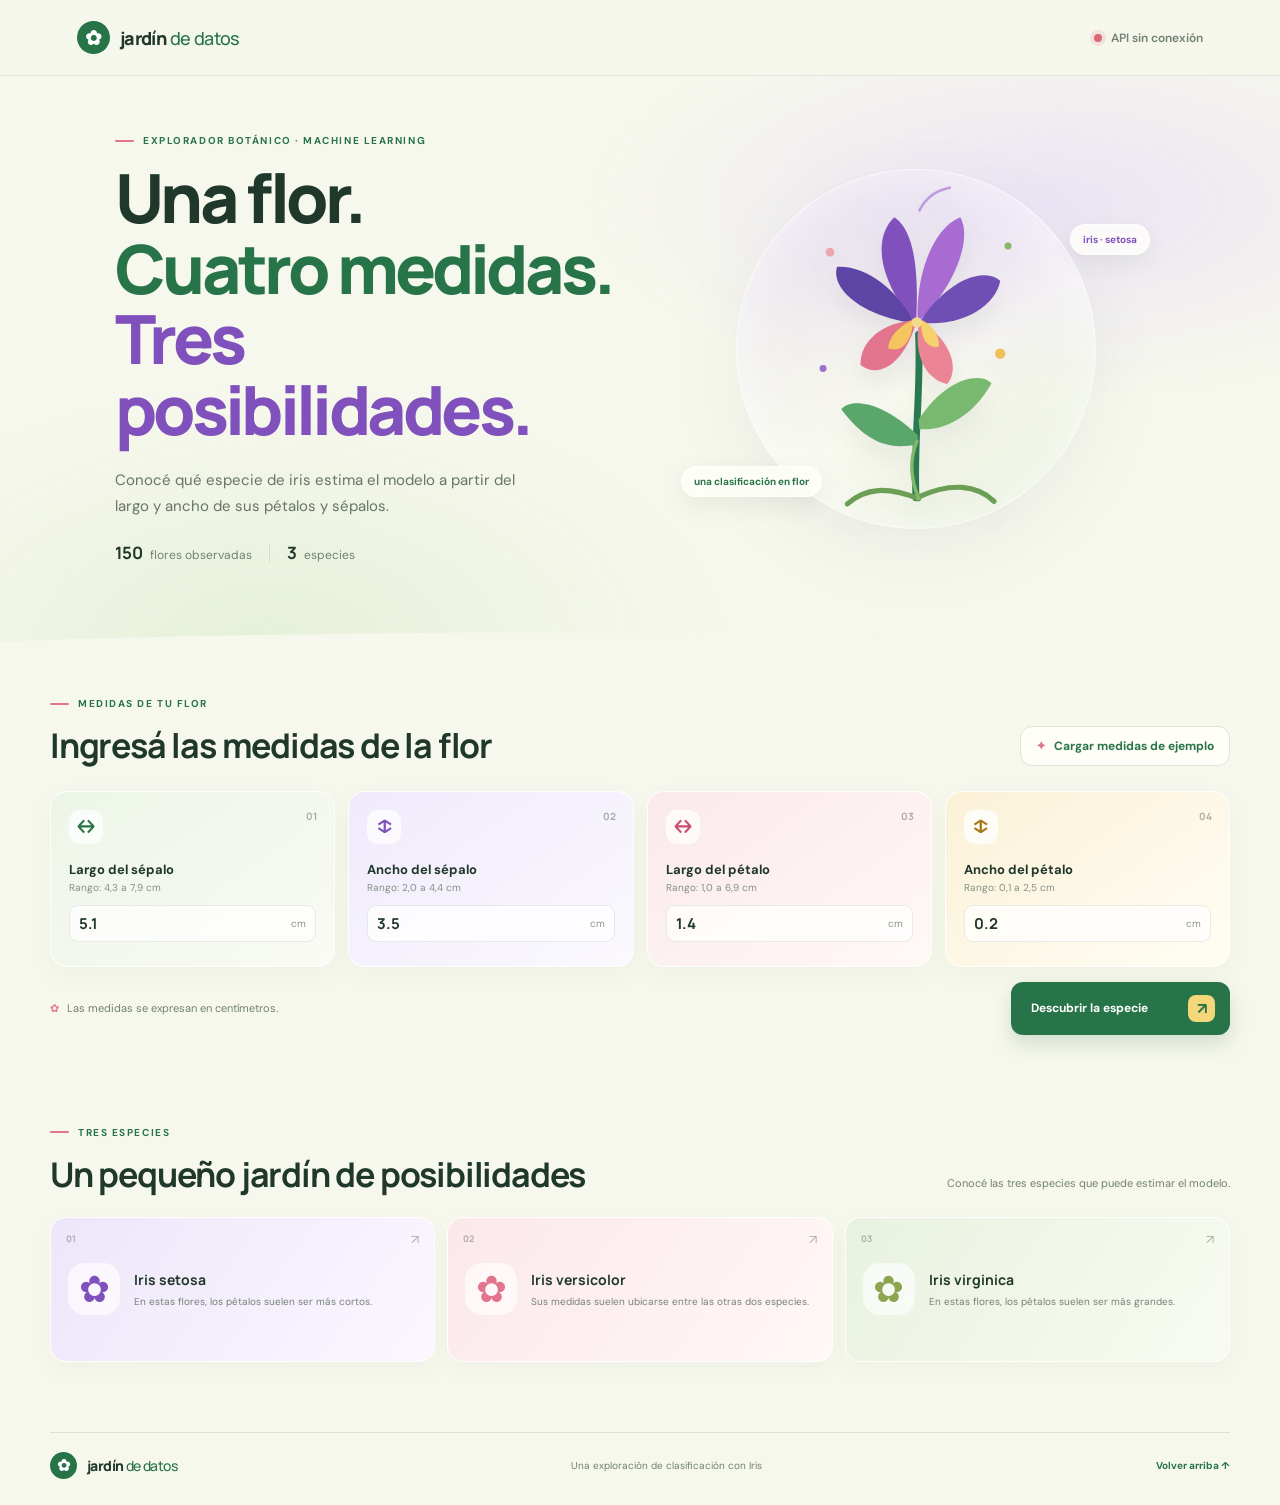
<file: Clase 13/TP_Final/app/frontend/index.html>
<!doctype html>
<html lang="es">
<head>
  <meta charset="utf-8">
  <meta name="viewport" content="width=device-width, initial-scale=1">
  <meta name="theme-color" content="#f7f8ed">
  <meta name="description" content="Explorá las medidas de una flor y conocé qué especie de Iris estima el modelo.">
  <title>Jardín de Datos | Iris</title>
  <link rel="preconnect" href="https://fonts.googleapis.com">
  <link rel="preconnect" href="https://fonts.gstatic.com" crossorigin>
  <link href="https://fonts.googleapis.com/css2?family=DM+Sans:wght@400;500;600;700&family=Manrope:wght@500;600;700;800&display=swap" rel="stylesheet">
  <link rel="stylesheet" href="styles.css">
</head>
<body>
  <header class="topbar">
    <a class="brand" href="#inicio" aria-label="Jardín de Datos, inicio">
      <span class="brand-mark" aria-hidden="true">✿</span>
      <span>jardín<span class="brand-light"> de datos</span></span>
    </a>
    <div class="api-status" id="api-status" role="status">
      <span class="status-dot"></span><span class="status-text">Conectando con la API…</span>
    </div>
  </header>

  <main id="inicio">
    <section class="hero" aria-labelledby="page-title">
      <div class="hero-copy">
        <p class="eyebrow"><span class="eyebrow-line"></span> EXPLORADOR BOTÁNICO · MACHINE LEARNING</p>
        <h1 id="page-title">Una flor.<br><span>Cuatro medidas.</span><br><em>Tres posibilidades.</em></h1>
        <p class="hero-intro">Conocé qué especie de iris estima el modelo a partir del largo y ancho de sus pétalos y sépalos.</p>
        <div class="hero-facts" aria-label="Datos del proyecto">
          <span><b>150</b> flores observadas</span><span class="fact-divider"></span><span><b>3</b> especies</span>
        </div>
      </div>
      <div class="hero-art" aria-hidden="true">
        <div class="art-halo"></div>
        <svg class="iris-illustration" viewBox="0 0 380 390" fill="none" xmlns="http://www.w3.org/2000/svg">
          <path d="M190 366C187 301 196 243 193 178" stroke="#2A7A51" stroke-width="8" stroke-linecap="round"/>
          <path d="M192 294C146 250 112 253 104 264C132 302 160 312 192 304" fill="#5BA66A"/>
          <path d="M193 276C225 227 264 221 277 234C255 273 222 289 194 287" fill="#78B96F"/>
          <path d="M193 367C157 353 132 354 111 373" stroke="#6A9F55" stroke-width="6" stroke-linecap="round"/>
          <path d="M193 365C230 348 260 351 280 370" stroke="#6A9F55" stroke-width="6" stroke-linecap="round"/>
          <path d="M193 367C183 342 183 320 191 301" stroke="#84B66B" stroke-width="4" stroke-linecap="round"/>
          <path d="M190 165C153 125 136 71 165 43C186 57 194 98 190 165Z" fill="#8051BC"/>
          <path d="M192 164C189 111 209 56 241 43C256 69 232 127 192 164Z" fill="#A76BD2"/>
          <path d="M188 165C137 159 91 130 99 100C132 98 169 126 188 165Z" fill="#5C45A4"/>
          <path d="M194 164C220 122 264 97 287 116C281 149 236 170 194 164Z" fill="#704FB4"/>
          <path d="M191 161C179 207 150 231 126 213C126 184 152 164 191 161Z" fill="#E2748D"/>
          <path d="M194 163C224 178 243 214 226 235C197 229 187 194 194 163Z" fill="#EB8495"/>
          <path d="M187 161C172 167 158 181 158 194C174 199 185 187 187 161Z" fill="#F4C45E"/>
          <path d="M196 161C209 167 218 180 216 192C202 194 195 182 196 161Z" fill="#F6D16D"/>
          <circle cx="191" cy="164" r="6" fill="#F7DB8C"/>
          <path d="M194 35C201 21 213 12 229 9" stroke="#BD9BE0" stroke-width="3" stroke-linecap="round"/>
          <circle cx="91" cy="83" r="5" fill="#ECA4AD"/><circle cx="296" cy="76" r="4" fill="#88B56D"/>
          <circle cx="287" cy="200" r="6" fill="#F0BF59"/><circle cx="83" cy="217" r="4" fill="#9D71CC"/>
        </svg>
        <span class="art-label label-top">iris · setosa</span>
        <span class="art-label label-bottom">una clasificación en flor</span>
      </div>
      <div class="hero-wave" aria-hidden="true"></div>
    </section>

    <section class="workspace" aria-label="Formulario y resultados">
      <div class="section-heading">
          <div><p class="eyebrow"><span class="eyebrow-line"></span> MEDIDAS DE TU FLOR</p><h2>Ingresá las medidas de la flor</h2></div>
          <button class="sample-button" id="sample-button" type="button"><span aria-hidden="true">✦</span> Cargar medidas de ejemplo</button>
      </div>

      <form id="prediction-form" class="measurement-grid" novalidate>
        <label class="measurement-card card-green" for="sepal-length">
          <span class="measure-index">01</span><span class="measure-icon" aria-hidden="true">↔</span>
          <span class="measure-name">Largo del sépalo</span><span class="measure-unit">Rango: 4,3 a 7,9 cm</span>
          <span class="input-wrap"><input id="sepal-length" name="sepal_length_cm" type="number" min="4.3" max="7.9" step="any" value="5.1" required><span>cm</span></span>
        </label>
        <label class="measurement-card card-lilac" for="sepal-width">
          <span class="measure-index">02</span><span class="measure-icon" aria-hidden="true">↕</span>
          <span class="measure-name">Ancho del sépalo</span><span class="measure-unit">Rango: 2,0 a 4,4 cm</span>
          <span class="input-wrap"><input id="sepal-width" name="sepal_width_cm" type="number" min="2" max="4.4" step="any" value="3.5" required><span>cm</span></span>
        </label>
        <label class="measurement-card card-coral" for="petal-length">
          <span class="measure-index">03</span><span class="measure-icon" aria-hidden="true">↔</span>
          <span class="measure-name">Largo del pétalo</span><span class="measure-unit">Rango: 1,0 a 6,9 cm</span>
          <span class="input-wrap"><input id="petal-length" name="petal_length_cm" type="number" min="1" max="6.9" step="any" value="1.4" required><span>cm</span></span>
        </label>
        <label class="measurement-card card-yellow" for="petal-width">
          <span class="measure-index">04</span><span class="measure-icon" aria-hidden="true">↕</span>
          <span class="measure-name">Ancho del pétalo</span><span class="measure-unit">Rango: 0,1 a 2,5 cm</span>
          <span class="input-wrap"><input id="petal-width" name="petal_width_cm" type="number" min="0.1" max="2.5" step="any" value="0.2" required><span>cm</span></span>
        </label>
        <div class="submit-row">
          <p class="form-note"><span aria-hidden="true">✿</span> Las medidas se expresan en centímetros.</p>
          <button class="predict-button" id="predict-button" type="submit"><span>Descubrir la especie</span><span class="button-arrow" aria-hidden="true">↗</span></button>
        </div>
      </form>
      <div id="form-message" class="form-message" role="alert" hidden></div>

      <section id="result-section" class="results" hidden aria-live="polite">
        <div class="results-header"><div><p class="eyebrow"><span class="eyebrow-line"></span> RESULTADO DEL MODELO</p><h2>La especie que más se parece</h2></div><span class="result-chip"><span class="status-dot"></span> Predicción lista</span></div>
        <div class="result-layout">
          <div class="species-panel">
            <div class="species-cards" id="species-cards"></div>
            <div class="chart-card probability-card">
              <div class="chart-heading"><div><p class="chart-kicker">CLASIFICACIÓN</p><h3>Probabilidades estimadas</h3></div><span class="chart-icon lilac-icon" aria-hidden="true">◒</span></div>
              <div id="probability-chart" class="probability-chart"></div>
              <p class="chart-caption">Estimaciones del modelo; no son certezas biológicas.</p>
            </div>
          </div>
          <div class="chart-card profile-card">
            <div class="chart-heading"><div><p class="chart-kicker">COMPARACIÓN DE MEDIDAS</p><h3>Así se distinguen las especies</h3></div><span class="chart-icon green-icon" aria-hidden="true">✳</span></div>
            <p class="chart-subtitle">Cada línea muestra las medidas promedio de una especie, en centímetros.</p>
            <div id="profile-chart" class="profile-chart" role="img" aria-label="Gráfico lineal de las medidas promedio para cada especie"></div>
            <div class="legend profile-legend" aria-label="Leyenda de especies">
              <span><i class="legend-line line-setosa"></i> Setosa</span><span><i class="legend-line line-versicolor"></i> Versicolor</span><span><i class="legend-line line-virginica"></i> Virginica</span>
            </div>
          </div>
        </div>
      </section>
    </section>

    <section class="species-section" aria-labelledby="species-heading">
      <div class="section-heading species-heading"><div><p class="eyebrow"><span class="eyebrow-line"></span> TRES ESPECIES</p><h2 id="species-heading">Un pequeño jardín de posibilidades</h2></div><p class="species-intro">Conocé las tres especies que puede estimar el modelo.</p></div>
      <div class="species-guide">
        <article class="guide-card guide-setosa"><span class="guide-number">01</span><div class="guide-flower flower-purple" aria-hidden="true">✿</div><div><h3>Iris setosa</h3><p>En estas flores, los pétalos suelen ser más cortos.</p></div><span class="guide-arrow" aria-hidden="true">↗</span></article>
        <article class="guide-card guide-versicolor"><span class="guide-number">02</span><div class="guide-flower flower-coral" aria-hidden="true">✿</div><div><h3>Iris versicolor</h3><p>Sus medidas suelen ubicarse entre las otras dos especies.</p></div><span class="guide-arrow" aria-hidden="true">↗</span></article>
        <article class="guide-card guide-virginica"><span class="guide-number">03</span><div class="guide-flower flower-yellow" aria-hidden="true">✿</div><div><h3>Iris virginica</h3><p>En estas flores, los pétalos suelen ser más grandes.</p></div><span class="guide-arrow" aria-hidden="true">↗</span></article>
      </div>
    </section>

  </main>

  <footer class="footer"><a class="brand footer-brand" href="#inicio"><span class="brand-mark" aria-hidden="true">✿</span><span>jardín<span class="brand-light"> de datos</span></span></a><span>Una exploración de clasificación con Iris</span><a href="#inicio" class="back-top">Volver arriba ↑</a></footer>
  <script src="config.js"></script>
  <script src="iris_data.js" defer></script>
  <script src="app.js" defer></script>
</body>
</html>
</file>
<file: Clase 13/TP_Final/app/frontend/styles.css>
:root {
  --paper: #f7f8ed;
  --paper-deep: #eef1e3;
  --ink: #20382b;
  --muted: #718074;
  --green: #287449;
  --green-bright: #63a95e;
  --purple: #8051bc;
  --purple-soft: #eee5f8;
  --coral: #e2748d;
  --yellow: #e9b94c;
  --line: rgba(33, 67, 47, .12);
  --card: rgba(255, 255, 252, .8);
  --shadow: 0 16px 45px rgba(54, 82, 46, .08);
}
* { box-sizing: border-box; }
html { scroll-behavior: smooth; }
body { margin: 0; color: var(--ink); background: var(--paper); font-family: "DM Sans", sans-serif; }
button, input { font: inherit; }
button { cursor: pointer; }
.topbar { height: 76px; display: flex; align-items: center; justify-content: space-between; padding: 0 clamp(22px, 6vw, 96px); border-bottom: 1px solid rgba(32,56,43,.08); background: rgba(247,248,237,.9); }
.brand { display: inline-flex; align-items: center; gap: 10px; color: var(--ink); text-decoration: none; font-family: Manrope, sans-serif; font-weight: 800; font-size: 18px; letter-spacing: -.6px; }
.brand-mark { display: grid; place-items: center; width: 33px; height: 33px; border-radius: 50%; color: white; background: var(--green); font-size: 20px; }
.brand-light { color: var(--green); font-weight: 500; }
.api-status, .result-chip { display: flex; align-items: center; gap: 9px; color: var(--muted); font-size: 12px; font-weight: 600; }
.status-dot { width: 8px; height: 8px; border-radius: 50%; display: inline-block; background: #e7b648; box-shadow: 0 0 0 4px rgba(231,182,72,.14); }
.api-status.is-online .status-dot, .result-chip .status-dot { background: #58a569; box-shadow: 0 0 0 4px rgba(88,165,105,.14); }
.api-status.is-offline .status-dot { background: #d96776; box-shadow: 0 0 0 4px rgba(217,103,118,.14); }
.hero { min-height: 530px; position: relative; overflow: hidden; display: grid; grid-template-columns: 1.05fr .95fr; align-items: center; padding: 58px clamp(24px, 9vw, 140px) 88px; background: radial-gradient(ellipse at 82% 22%, #ebe4f4 0, rgba(235,228,244,0) 31%), radial-gradient(ellipse at 21% 99%, #e6f0d9 0, rgba(230,240,217,0) 32%), var(--paper); }
.hero-copy { position: relative; z-index: 2; max-width: 590px; }
.eyebrow { margin: 0 0 15px; display: flex; align-items: center; gap: 9px; color: var(--green); font-size: 10px; font-weight: 700; letter-spacing: 1.55px; }
.eyebrow-line { width: 19px; height: 2px; border-radius: 5px; background: var(--coral); display: inline-block; }
h1,h2,h3,p { margin-top: 0; }
h1,h2,h3 { font-family: Manrope, sans-serif; }
h1 { margin: 0; font-size: clamp(39px, 5.3vw, 69px); line-height: 1.04; font-weight: 800; letter-spacing: -3.7px; }
h1 span { color: var(--green); }
h1 em { color: var(--purple); font-style: normal; }
.hero-intro { max-width: 430px; margin: 24px 0 22px; color: #657568; font-size: 15px; line-height: 1.7; }
.hero-facts { display: flex; align-items: center; gap: 17px; color: var(--muted); font-size: 12px; }
.hero-facts b { color: var(--ink); font-family: Manrope, sans-serif; font-size: 17px; margin-right: 4px; }
.fact-divider { height: 18px; width: 1px; background: var(--line); }
.hero-art { position: relative; display: grid; place-items: center; min-height: 390px; }
.art-halo { width: min(360px, 72vw); aspect-ratio: 1; position: absolute; border-radius: 50%; background: linear-gradient(145deg, rgba(202,179,229,.29), rgba(255,255,255,.12) 57%, rgba(195,220,179,.36)); border: 1px solid rgba(255,255,255,.75); box-shadow: inset 0 0 60px rgba(255,255,255,.7), 0 24px 70px rgba(95,85,128,.08); }
.iris-illustration { position: relative; z-index: 1; width: min(330px, 70vw); filter: drop-shadow(0 13px 12px rgba(74,73,85,.08)); animation: float 5.5s ease-in-out infinite; }
@keyframes float { 0%,100% { transform: translateY(0); } 50% { transform: translateY(-8px); } }
.art-label { position: absolute; z-index: 2; border: 1px solid rgba(255,255,255,.8); border-radius: 100px; padding: 8px 12px; color: var(--ink); background: rgba(255,255,250,.78); backdrop-filter: blur(8px); box-shadow: 0 8px 23px rgba(55,65,46,.08); font-size: 10px; font-weight: 700; }
.label-top { right: 3%; top: 18%; color: var(--purple); }.label-bottom { left: 3%; bottom: 12%; color: var(--green); }
.hero-wave { position: absolute; height: 42px; bottom: -1px; left: -2%; width: 104%; background: var(--paper); clip-path: ellipse(57% 50% at 50% 100%); }
.workspace, .species-section, .method-note, .footer { width: min(1180px, calc(100% - 48px)); margin-left: auto; margin-right: auto; }
.workspace { padding: 45px 0 68px; }
.section-heading, .results-header { display: flex; justify-content: space-between; align-items: end; gap: 20px; margin-bottom: 25px; }
.section-heading h2, .results-header h2 { margin: 0; font-size: clamp(25px, 3vw, 34px); line-height: 1.2; letter-spacing: -1.2px; }
.sample-button { display: inline-flex; align-items: center; gap: 8px; border: 1px solid #dce5d6; border-radius: 12px; padding: 11px 15px; color: var(--green); background: #fffef8; font-size: 12px; font-weight: 700; transition: .2s; }
.sample-button:hover { background: #edf4e8; border-color: #bcd3b5; transform: translateY(-1px); }
.sample-button span { color: var(--coral); }
.measurement-grid { display: grid; grid-template-columns: repeat(4, 1fr); gap: 13px; }
.measurement-card { min-height: 176px; position: relative; overflow: hidden; display: flex; flex-direction: column; align-items: flex-start; padding: 18px; border: 1px solid rgba(255,255,255,.9); border-radius: 17px; box-shadow: 0 8px 24px rgba(54,82,46,.045); transition: transform .2s, box-shadow .2s; }
.measurement-card:hover { transform: translateY(-3px); box-shadow: var(--shadow); }
.card-green { background: linear-gradient(145deg,#edf5e8,#f9fbf4); }.card-lilac { background: linear-gradient(145deg,#f0eafb,#fbf9fe); }.card-coral { background: linear-gradient(145deg,#fbe9eb,#fff9f6); }.card-yellow { background: linear-gradient(145deg,#fbf1d7,#fffdf4); }
.measure-index { position: absolute; right: 17px; top: 17px; color: rgba(32,56,43,.38); font-family: Manrope,sans-serif; font-size: 10px; font-weight: 700; }
.measure-icon { width: 34px; height: 34px; display: grid; place-items: center; margin-bottom: 17px; border-radius: 11px; color: var(--green); background: rgba(255,255,255,.76); font-size: 19px; font-weight: 700; }
.card-lilac .measure-icon { color: var(--purple); }.card-coral .measure-icon { color: #c84f72; }.card-yellow .measure-icon { color: #a67916; }
.measure-name { font-size: 13px; font-weight: 700; }.measure-unit { margin: 3px 0 11px; color: #849085; font-size: 10px; }
.input-wrap { width: 100%; height: 37px; display: flex; align-items: center; border: 1px solid rgba(74,97,73,.12); border-radius: 9px; background: rgba(255,255,255,.75); }
.input-wrap:focus-within { border-color: var(--green-bright); box-shadow: 0 0 0 3px rgba(99,169,94,.14); }
.input-wrap input { width: 100%; min-width: 0; border: 0; outline: 0; padding: 0 9px; color: var(--ink); background: transparent; font-family: Manrope,sans-serif; font-size: 15px; font-weight: 700; }
.input-wrap span { padding-right: 9px; color: #8a9489; font-size: 10px; }
.submit-row { grid-column: 1 / -1; display: flex; align-items: center; justify-content: space-between; gap: 16px; padding-top: 2px; }
.form-note { margin: 0; color: var(--muted); font-size: 11px; }.form-note span { color: var(--coral); margin-right: 5px; }
.predict-button { min-width: 219px; display: inline-flex; align-items: center; justify-content: space-between; gap: 22px; border: 0; border-radius: 12px; padding: 13px 15px 13px 20px; color: white; background: var(--green); box-shadow: 0 9px 20px rgba(40,116,73,.19); font-size: 12px; font-weight: 700; transition: .2s; }
.predict-button:hover { background: #1c6039; transform: translateY(-2px); }.predict-button:disabled { opacity: .7; cursor: wait; transform: none; }.button-arrow { display: grid; place-items: center; width: 27px; height: 27px; border-radius: 8px; color: var(--green); background: #f3d779; font-size: 16px; }
.form-message { margin-top: 15px; border: 1px solid #e7bfc4; border-radius: 12px; padding: 13px 15px; color: #853d4c; background: #fff1f2; font-size: 12px; line-height: 1.55; }.form-message[hidden] { display: none; }
.results { margin-top: 52px; padding-top: 37px; border-top: 1px solid var(--line); }.results[hidden] { display: none; }.results-header { align-items: center; }
.result-chip { padding: 9px 12px; border: 1px solid #dcead8; border-radius: 100px; color: var(--green); background: #f4f8ef; font-size: 10px; }
.result-layout { display: grid; grid-template-columns: 1fr; gap: 18px; align-items: stretch; }
.species-panel { display: flex; flex-direction: column; gap: 14px; }
.species-cards { display: grid; grid-template-columns: repeat(3,1fr); gap: 9px; }
.species-result { min-height: 82px; padding: 12px; border: 1px solid var(--line); border-radius: 13px; background: rgba(255,255,255,.56); opacity: .67; transition: .2s; }
.species-result.is-predicted { opacity: 1; border-color: #5ba66a; box-shadow: 0 0 0 2px rgba(91,166,106,.13); background: #f0f7e9; transform: translateY(-2px); }
.species-result h3 { margin: 0 0 5px; font-size: 12px; }.species-result p { margin: 0; color: var(--muted); font-size: 10px; }
.chart-card { border: 1px solid rgba(255,255,255,.94); border-radius: 17px; background: var(--card); box-shadow: 0 9px 26px rgba(54,82,46,.045); }
.probability-card { padding: 19px; }.profile-card { padding: 20px 22px 18px; }
.chart-heading { display: flex; align-items: flex-start; justify-content: space-between; gap: 12px; }
.chart-kicker { margin: 0 0 5px; color: var(--green); font-size: 9px; font-weight: 700; letter-spacing: 1.1px; }
.chart-heading h3 { margin: 0; font-size: 16px; letter-spacing: -.3px; }
.chart-icon { width: 32px; height: 32px; display: grid; place-items: center; border-radius: 10px; font-size: 19px; }.lilac-icon { color: var(--purple); background: var(--purple-soft); }.green-icon { color: var(--green); background: #e5f1dd; }
.probability-chart { display: grid; gap: 12px; margin: 21px 0 13px; }.probability-row { display: grid; grid-template-columns: 82px 1fr 42px; align-items: center; gap: 10px; }
.probability-label { color: #5f6d61; font-size: 10px; font-weight: 700; }.probability-track { height: 9px; overflow: hidden; border-radius: 20px; background: #edf0e9; }.probability-fill { height: 100%; width: 0; border-radius: inherit; transition: width .65s cubic-bezier(.18,.75,.25,1); }.fill-setosa { background: #8051bc; }.fill-versicolor { background: #e2748d; }.fill-virginica { background: #63a95e; }.probability-value { text-align: right; color: var(--ink); font-family: Manrope,sans-serif; font-size: 10px; font-weight: 800; }
.chart-caption,.chart-subtitle { margin: 0; color: #879185; font-size: 10px; line-height: 1.5; }.chart-subtitle { margin-top: 10px; }
.profile-chart { width: 100%; margin: 12px auto 8px; }.profile-chart svg { display: block; width: 100%; height: auto; overflow: visible; }.grid-line { stroke: #e8ece3; stroke-width: 1; }.axis-text { fill: #7c897e; font: 12px "DM Sans",sans-serif; }.category-text { font-weight: 600; }.profile-line { opacity: .95; }.profile-point { stroke: #fffdf8; stroke-width: 2; }.legend { display: flex; flex-wrap: wrap; align-items: center; gap: 9px 18px; color: #657568; font-size: 10px; }.legend span { display: inline-flex; align-items: center; gap: 7px; }.legend-line { width: 20px; height: 3px; border-radius: 4px; display: inline-block; }.line-setosa { background: var(--purple); }.line-versicolor { background: var(--coral); }.line-virginica { background: var(--green-bright); }
.species-section { padding: 23px 0 70px; }.species-heading { align-items: end; margin-bottom: 22px; }.species-intro { max-width: 290px; margin: 0 0 3px; color: var(--muted); font-size: 11px; line-height: 1.55; }
.species-guide { display: grid; grid-template-columns: repeat(3,1fr); gap: 12px; }.guide-card { position: relative; min-height: 145px; display: flex; align-items: center; gap: 14px; padding: 17px; overflow: hidden; border-radius: 16px; border: 1px solid rgba(255,255,255,.9); box-shadow: 0 8px 22px rgba(54,82,46,.04); }.guide-setosa { background: linear-gradient(125deg,#eee6f9,#fbf7ff); }.guide-versicolor { background: linear-gradient(125deg,#fce8ea,#fff8f6); }.guide-virginica { background: linear-gradient(125deg,#e9f2e0,#f8fbf2); }
.guide-number { position: absolute; top: 14px; left: 15px; color: rgba(32,56,43,.35); font-family: Manrope,sans-serif; font-size: 9px; font-weight: 700; }.guide-flower { flex: 0 0 52px; height: 52px; display: grid; place-items: center; border-radius: 17px; font-size: 37px; }.flower-purple { color: var(--purple); background: rgba(255,255,255,.65); }.flower-coral { color: var(--coral); background: rgba(255,255,255,.65); }.flower-yellow { color: #8da550; background: rgba(255,255,255,.65); }.guide-card h3 { margin: 0 0 5px; font-size: 14px; }.guide-card p { margin: 0; color: #768177; font-size: 10px; line-height: 1.5; }.guide-arrow { position: absolute; right: 15px; top: 13px; color: rgba(32,56,43,.35); font-size: 13px; }
.method-note { display: grid; grid-template-columns: 55px 1fr auto; align-items: center; gap: 18px; margin-bottom: 56px; padding: 25px 29px; border-radius: 18px; color: white; background: #244f38; box-shadow: 0 15px 35px rgba(36,79,56,.15); }.method-symbol { width: 49px; height: 49px; display: grid; place-items: center; border-radius: 15px; color: #244f38; background: #d3e79a; font-size: 28px; }.method-note .eyebrow { margin-bottom: 8px; color: #d3e79a; }.method-note h2 { margin: 0 0 7px; font-size: 19px; letter-spacing: -.5px; }.method-note p:not(.eyebrow) { max-width: 700px; margin: 0; color: #d0dfd2; font-size: 11px; line-height: 1.65; }.method-tag { display: flex; flex-direction: column; gap: 7px; }.method-tag span { min-width: 92px; padding: 7px 9px; border: 1px solid rgba(255,255,255,.22); border-radius: 8px; color: #e3eccf; text-align: center; font-size: 9px; font-weight: 700; }
.footer { display: flex; align-items: center; justify-content: space-between; gap: 15px; padding: 19px 0 26px; border-top: 1px solid var(--line); color: var(--muted); font-size: 10px; }.footer-brand { font-size: 14px; }.footer-brand .brand-mark { width: 27px; height: 27px; font-size: 16px; }.back-top { color: var(--green); text-decoration: none; font-weight: 700; }
@media (max-width: 900px) { .hero { padding-left: 6vw; padding-right: 6vw; }.measurement-grid { grid-template-columns: repeat(2,1fr); }.profile-card { padding: 17px 14px; }.guide-card { padding: 15px; gap: 10px; }.guide-flower { flex-basis: 44px; height: 44px; font-size: 30px; } }
@media (max-width: 620px) { .topbar { height: 63px; padding: 0 20px; }.brand { font-size: 15px; }.api-status { font-size: 10px; }.hero { grid-template-columns: 1fr; padding: 44px 24px 72px; }.hero-art { min-height: 280px; margin-top: 8px; }.iris-illustration { width: 245px; }.art-halo { width: 260px; }.label-top { right: 8%; top: 12%; }.label-bottom { left: 4%; bottom: 8%; }.hero-intro { max-width: 380px; }.workspace,.species-section,.method-note,.footer { width: calc(100% - 36px); }.workspace { padding-top: 33px; }.section-heading,.results-header { align-items: flex-start; flex-direction: column; }.sample-button { align-self: flex-start; }.measurement-grid { gap: 9px; }.measurement-card { min-height: 160px; padding: 14px; }.measure-icon { margin-bottom: 12px; }.submit-row { align-items: stretch; flex-direction: column; }.predict-button { width: 100%; }.species-cards { grid-template-columns: 1fr; }.species-result { min-height: 60px; }.species-guide { grid-template-columns: 1fr; }.guide-card { min-height: 105px; }.species-heading { gap: 10px; }.species-intro { max-width: none; }.method-note { grid-template-columns: 42px 1fr; gap: 12px; padding: 20px; }.method-symbol { width: 40px; height: 40px; font-size: 23px; }.method-tag { grid-column: 2; flex-direction: row; }.method-note h2 { font-size: 16px; }.footer { flex-wrap: wrap; }.footer > span { order: 3; width: 100%; } }
@media (prefers-reduced-motion: reduce) { *,*::before,*::after { scroll-behavior: auto !important; animation-duration: .01ms !important; transition-duration: .01ms !important; } }
</file>
